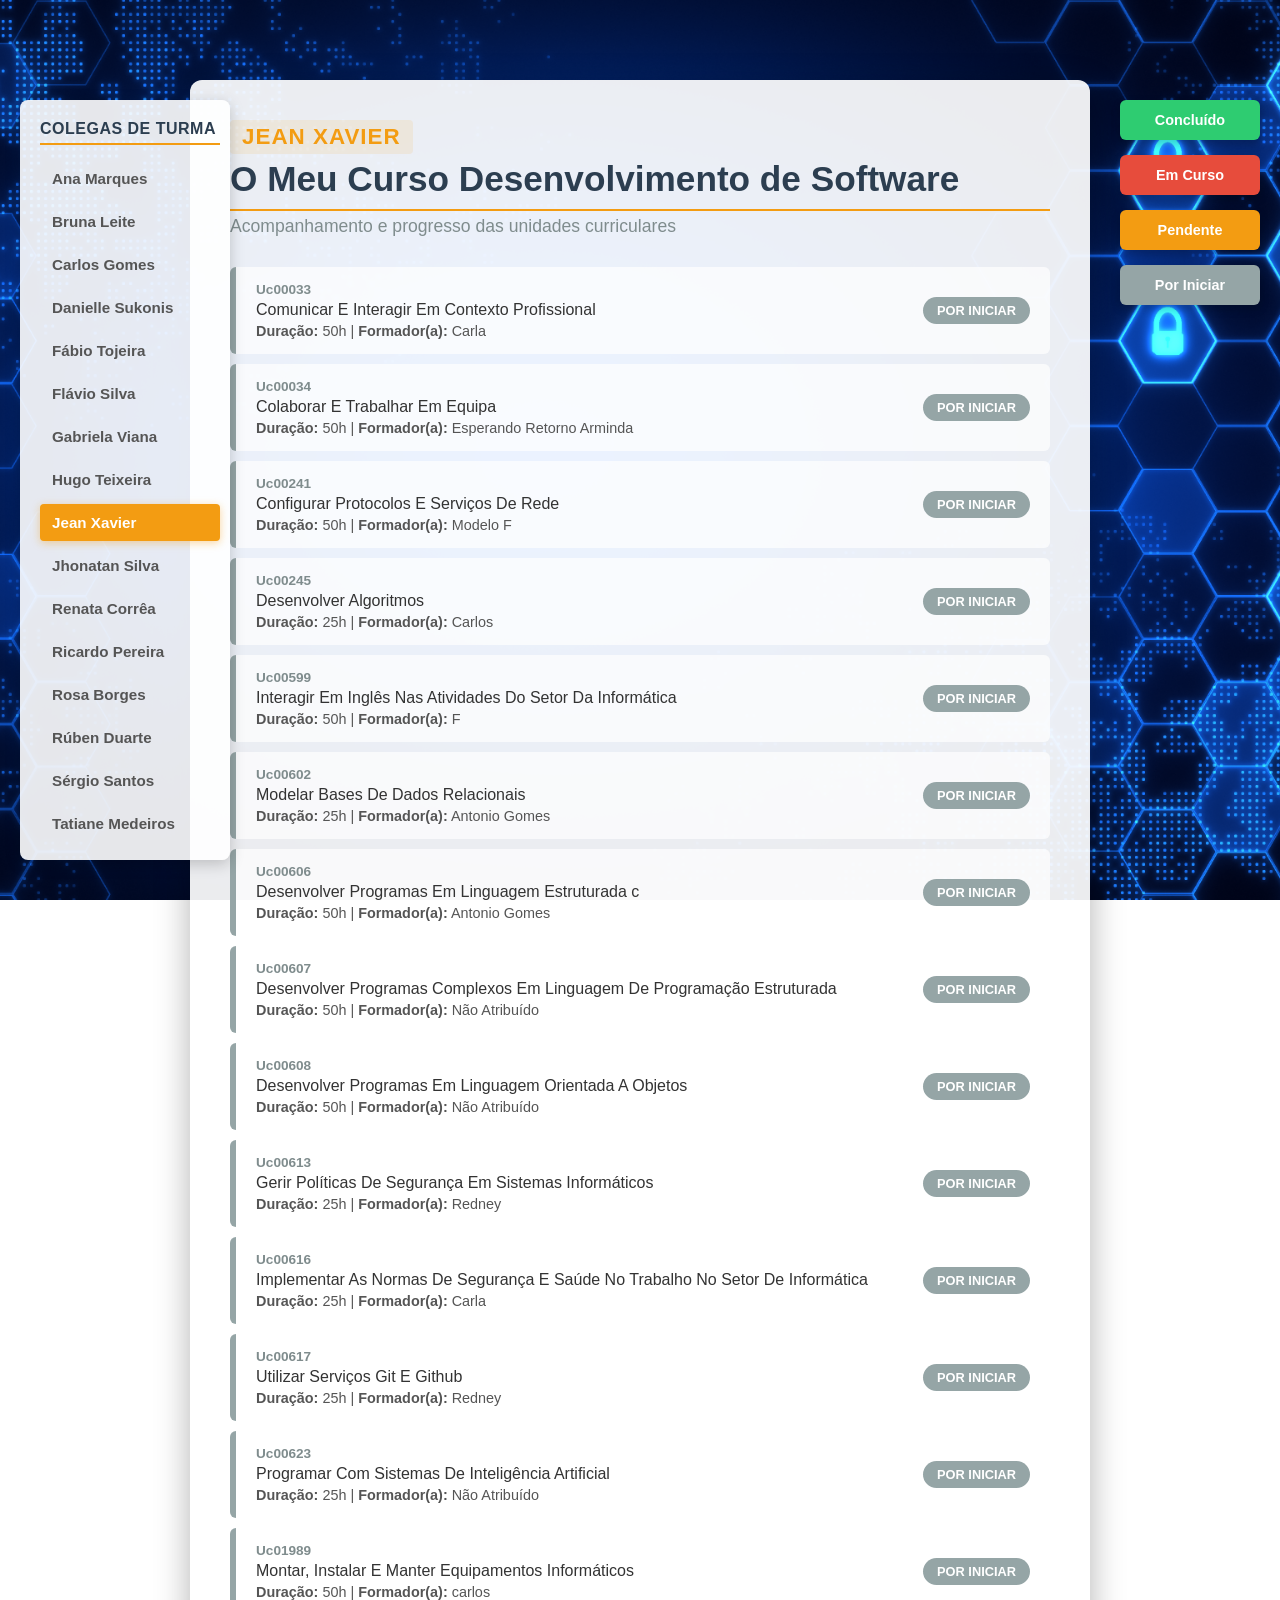
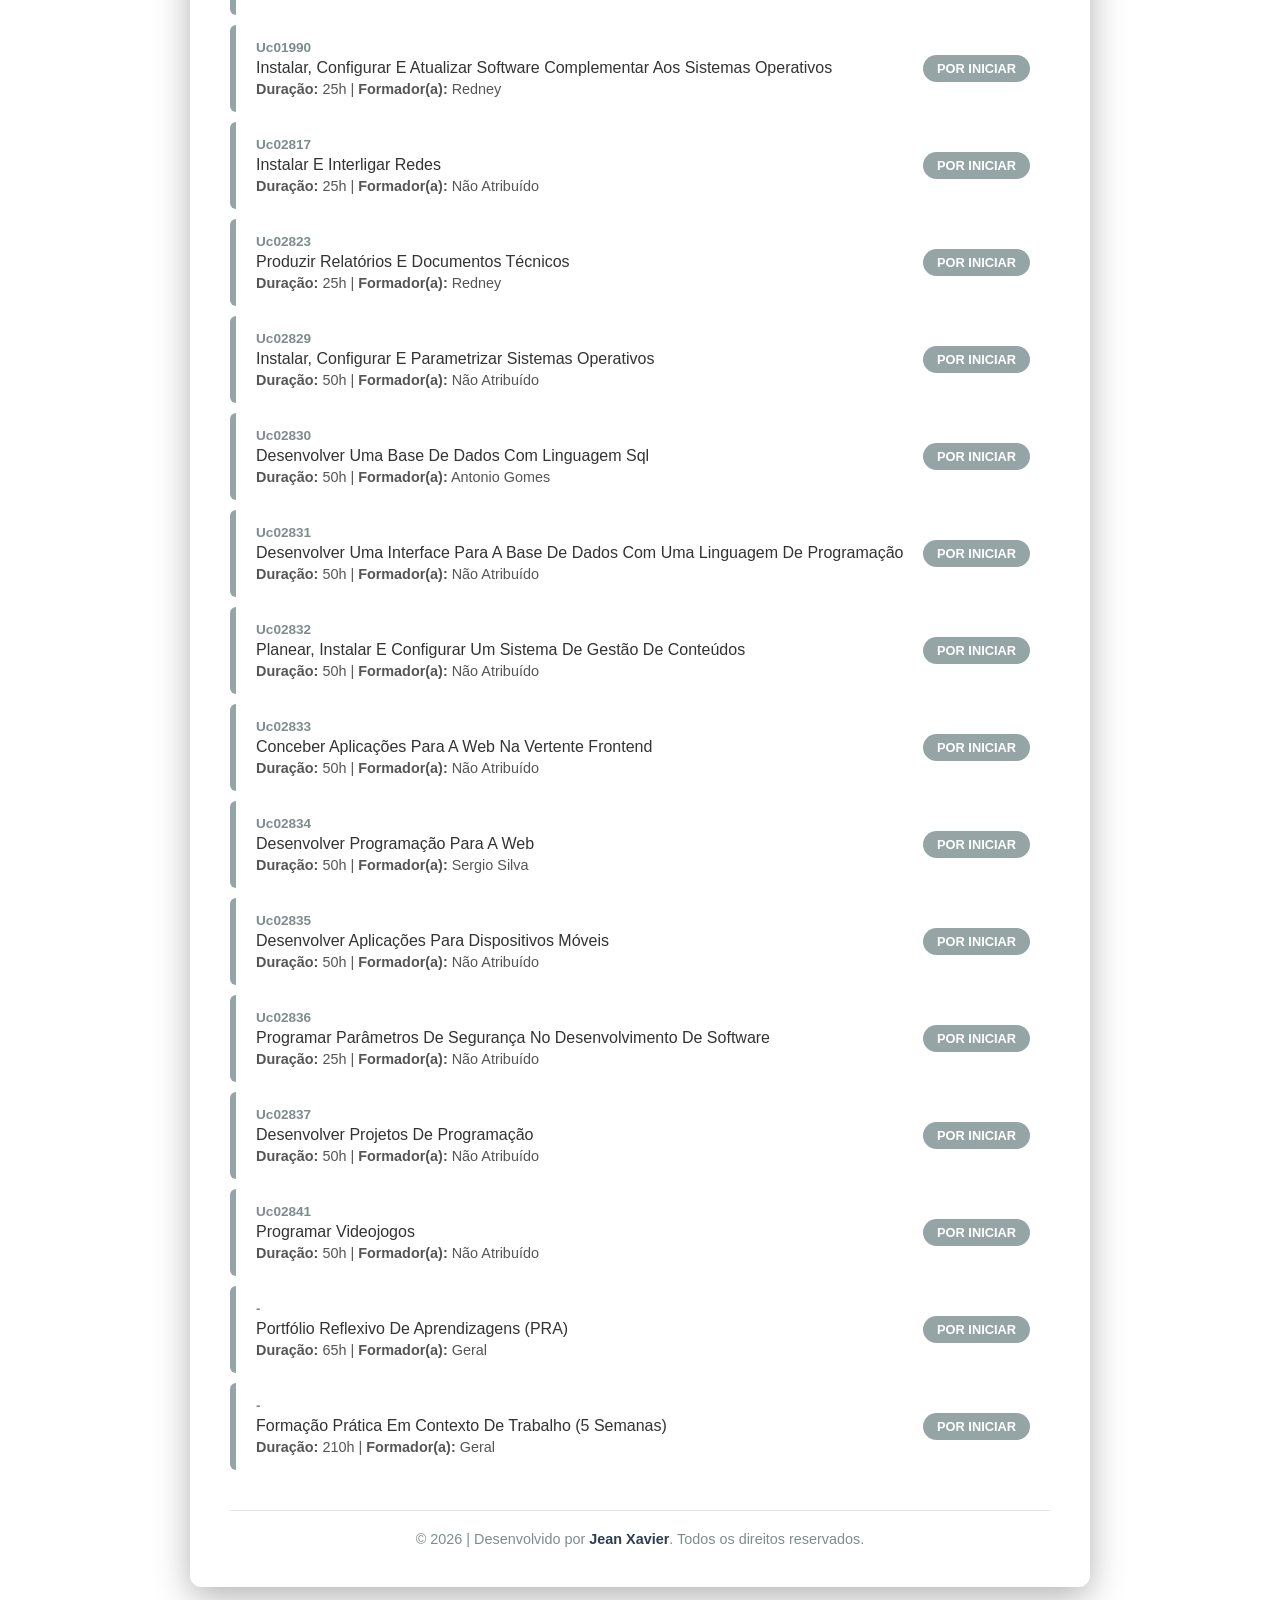
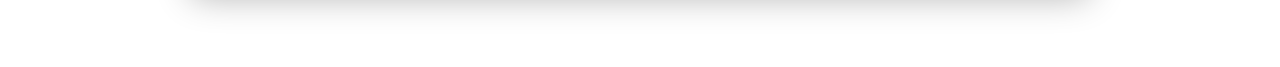
<file: index.html>
<!DOCTYPE html>
<html lang="pt-PT">
<head>
    <meta charset="UTF-8">
    <meta name="viewport" content="width=device-width, initial-scale=1.0">
    <title>O Meu Curso Desenvolvimento de Software</title>
    <!-- Interligação ao ficheiro CSS externo -->
    <link rel="stylesheet" href="estilos.css">
</head>
<body>

     <!-- LISTA DE COLEGAS (Lado Esquerdo) - Lista Atualizada -->
    <div class="painel-colegas-esquerda">
        <h3>Colegas de Turma</h3>
        <ul class="lista-colegas">
            <li class="colega-item" onclick="selecionarAluno(this)">Ana Marques</li>
            <li class="colega-item" onclick="selecionarAluno(this)">Bruna Leite</li>
            <li class="colega-item" onclick="selecionarAluno(this)">Carlos Gomes</li>
            <li class="colega-item" onclick="selecionarAluno(this)">Danielle Sukonis</li>
            <li class="colega-item" onclick="selecionarAluno(this)">Fábio Tojeira</li>
            <li class="colega-item" onclick="selecionarAluno(this)">Flávio Silva</li>
            <li class="colega-item" onclick="selecionarAluno(this)">Gabriela Viana</li>
            <li class="colega-item" onclick="selecionarAluno(this)">Hugo Teixeira</li>
            <li class="colega-item active" onclick="selecionarAluno(this)">Jean Xavier</li>
            <li class="colega-item" onclick="selecionarAluno(this)">Jhonatan Silva</li>
            <li class="colega-item" onclick="selecionarAluno(this)">Renata Corrêa</li>
            <li class="colega-item" onclick="selecionarAluno(this)">Ricardo Pereira</li>
            <li class="colega-item" onclick="selecionarAluno(this)">Rosa Borges</li>
            <li class="colega-item" onclick="selecionarAluno(this)">Rúben Duarte</li>
            <li class="colega-item" onclick="selecionarAluno(this)">Sérgio Santos</li>
            <li class="colega-item" onclick="selecionarAluno(this)">Tatiane Medeiros</li>
        </ul>
    </div>
    <!-- Legendes Laterais (Fixas) - Lado Direito -->
    <div class="painel-botoes-direita">
        <button class="btn-status btn-verde">Concluído</button>
        <button class="btn-status btn-azul">Em Curso</button>
        <button class="btn-status btn-laranja">Pendente</button>
        <button class="btn-status btn-cinza">Por Iniciar</button>
    </div>

    <!-- Contentor com tamanho flexível que cresce automaticamente -->
    <div class="container-curso" style="height: auto; min-height: 400px; overflow: visible;">
        
        <!-- NOME DO ALUNO SELECIONADO NO TOPO -->
        <div id="aluno-topo-destaque" class="aluno-topo-nome">Jean Xavier</div>

        <h1>O Meu Curso Desenvolvimento de Software</h1>
        <p class="subtitulo">Acompanhamento e progresso das unidades curriculares</p>

        <!-- ABERTURA DA LISTA -->
        <ul class="lista-materias">

                  <!-- A caixa das matérias foi reduzida a apenas 1 linha de código! -->
        <ul class="lista-materias" id="lista-dinamica"></ul>

                <!-- Rodapé do Projeto -->

        <footer class="footer-curso">
            <p>&copy; <span id="ano-atual">2026</span> | Desenvolvido por <strong>Jean Xavier</strong>. Todos os direitos reservados.</p>
        </footer>
    </div> <!-- FECHO DA DIV CONTAINER-CURSO -->
    
    <!-- Painel Push de Seleção Flutuante -->
    <div id="modalStatus" class="modal-background" onclick="fecharSeletor(event)">
        <div class="modal-content">
            <h3>Alterar Estado da Matéria</h3>
            <div class="modal-botoes">
                <button class="btn-status btn-verde" onclick="atualizarStatus('concluido', 'Concluído')">Concluído</button>
                <button class="btn-status btn-azul" onclick="atualizarStatus('andamento', 'Em Curso')">Em Curso</button>
                <button class="btn-status btn-laranja" onclick="atualizarStatus('pendente', 'Pendente')">Pendente</button>
                <button class="btn-status btn-cinza" onclick="atualizarStatus('por-iniciar', 'Por Iniciar')">Por Iniciar</button>
            </div>
        </div>
    </div>

    <!-- JavaScript Avançado com suporte a múltiplos Alunos -->
        <script>
        document.getElementById('ano-atual').innerText = new Date().getFullYear();

        // 1. O SEU BANCO DE DADOS COMPACTADO COM AS 29 MATÉRIAS
        const ucs = [
            { id: "uc00033", cod: "Uc00033", nome: "Comunicar E Interagir Em Contexto Profissional", horas: "50h", formador: "Carla" },
            { id: "uc00034", cod: "Uc00034", nome: "Colaborar E Trabalhar Em Equipa", horas: "50h", formador: "Esperando Retorno Arminda" },
            { id: "uc00241", cod: "Uc00241", nome: "Configurar Protocolos E Serviços De Rede", horas: "50h", formador: "Modelo F" },
            { id: "uc00245", cod: "Uc00245", nome: "Desenvolver Algoritmos", horas: "25h", formador: "Carlos" },
            { id: "uc00599", cod: "Uc00599", nome: "Interagir Em Inglês Nas Atividades Do Setor Da Informática", horas: "50h", formador: "F" },
            { id: "uc00602", cod: "Uc00602", nome: "Modelar Bases De Dados Relacionais", horas: "25h", formador: "Antonio Gomes" },
            { id: "uc00606", cod: "Uc00606", nome: "Desenvolver Programas Em Linguagem Estruturada c", horas: "50h", formador: "Antonio Gomes" },
            { id: "uc00607", cod: "Uc00607", nome: "Desenvolver Programas Complexos Em Linguagem De Programação Estruturada", horas: "50h", formador: "Não Atribuído" },
            { id: "uc00608", cod: "Uc00608", nome: "Desenvolver Programas Em Linguagem Orientada A Objetos", horas: "50h", formador: "Não Atribuído" },
            { id: "uc00613", cod: "Uc00613", nome: "Gerir Políticas De Segurança Em Sistemas Informáticos", horas: "25h", formador: "Redney" },
            { id: "uc00616", cod: "Uc00616", nome: "Implementar As Normas De Segurança E Saúde No Trabalho No Setor De Informática", horas: "25h", formador: "Carla" },
            { id: "uc00617", cod: "Uc00617", nome: "Utilizar Serviços Git E Github", horas: "25h", formador: "Redney" },
            { id: "uc00623", cod: "Uc00623", nome: "Programar Com Sistemas De Inteligência Artificial", horas: "25h", formador: "Não Atribuído" },
            { id: "uc01989", cod: "Uc01989", nome: "Montar, Instalar E Manter Equipamentos Informáticos", horas: "50h", formador: "carlos" },
            { id: "uc01990", cod: "Uc01990", nome: "Instalar, Configurar E Atualizar Software Complementar Aos Sistemas Operativos", horas: "25h", formador: "Redney" },
            { id: "uc02817", cod: "Uc02817", nome: "Instalar E Interligar Redes", horas: "25h", formador: "Não Atribuído" },
            { id: "uc02823", cod: "Uc02823", nome: "Produzir Relatórios E Documentos Técnicos", horas: "25h", formador: "Redney" },
            { id: "uc02829", cod: "Uc02829", nome: "Instalar, Configurar E Parametrizar Sistemas Operativos", horas: "50h", formador: "Não Atribuído" },
            { id: "uc02830", cod: "Uc02830", nome: "Desenvolver Uma Base De Dados Com Linguagem Sql", horas: "50h", formador: "Antonio Gomes" },
            { id: "uc02831", cod: "Uc02831", nome: "Desenvolver Uma Interface Para A Base De Dados Com Uma Linguagem De Programação", horas: "50h", formador: "Não Atribuído" },
            { id: "uc02832", cod: "Uc02832", nome: "Planear, Instalar E Configurar Um Sistema De Gestão De Conteúdos", horas: "50h", formador: "Não Atribuído" },
            { id: "uc02833", cod: "Uc02833", nome: "Conceber Aplicações Para A Web Na Vertente Frontend", horas: "50h", formador: "Não Atribuído" },
            { id: "uc02834", cod: "Uc02834", nome: "Desenvolver Programação Para A Web", horas: "50h", formador: "Sergio Silva" },
            { id: "uc02835", cod: "Uc02835", nome: "Desenvolver Aplicações Para Dispositivos Móveis", horas: "50h", formador: "Não Atribuído" },
            { id: "uc02836", cod: "Uc02836", nome: "Programar Parâmetros De Segurança No Desenvolvimento De Software", horas: "25h", formador: "Não Atribuído" },
            { id: "uc02837", cod: "Uc02837", nome: "Desenvolver Projetos De Programação", horas: "50h", formador: "Não Atribuído" },
            { id: "uc02841", cod: "Uc02841", nome: "Programar Videojogos", horas: "50h", formador: "Não Atribuído" },
            { id: "pra", cod: "-", nome: "Portfólio Reflexivo De Aprendizagens (PRA)", horas: "65h", formador: "Geral" },
            { id: "estagio", cod: "-", nome: "Formação Prática Em Contexto De Trabalho (5 Semanas)", horas: "210h", formador: "Geral" }
        ];

        let elementoSelecionado = null;
        let alunoAtivo = "Jean Xavier";

        // 2. FUNÇÃO QUE DESENHA O HTML SOZINHA COM DATA-ID E CORES SALVAS
        function desenharMaterias() {
            const container = document.getElementById('lista-dinamica');
            container.innerHTML = ""; 

            ucs.forEach(uc => {
                const nomeChave = alunoAtivo.trim();
                const chaveSalvamento = nomeChave + "_" + uc.id;
                const salvo = JSON.parse(localStorage.getItem(chaveSalvamento)) || { classe: "por-iniciar", texto: "Por Iniciar" };

                const li = document.createElement('li');
                li.className = `materia-item ${salvo.classe}`;
                li.setAttribute('data-id', uc.id);
                li.onclick = () => abrirSeletor(li);

                li.innerHTML = `
                    <div class="materia-detalhes">
                        <span class="materia-codigo">${uc.cod}</span>
                        <span class="materia-name">${uc.nome}</span>
                        <span class="materia-info-extra"><strong>Duração:</strong> ${uc.horas} | <strong>Formador(a):</strong> ${uc.formador}</span>
                    </div>
                    <span class="badge-status">${salvo.texto}</span>
                `;
                container.appendChild(li);
            });
        }

        function selecionarAluno(elemento) {
            document.querySelectorAll('.colega-item').forEach(item => item.classList.remove('active'));
            elemento.classList.add('active');

            alunoAtivo = elemento.innerText.trim();
            document.getElementById('aluno-topo-destaque').innerText = alunoAtivo;

            desenharMaterias(); // Recarrega com as cores do aluno selecionado
        }

        window.addEventListener('DOMContentLoaded', () => {
            desenharMaterias();
        });

        function abrirSeletor(elemento) {
            elementoSelecionado = elemento;
            document.getElementById('modalStatus').classList.add('active');
        }

        function fecharSeletor(event) {
            if (!event || event.target.id === 'modalStatus') {
                document.getElementById('modalStatus').classList.remove('active');
                elementoSelecionado = null;
            }
        }

        function atualizarStatus(classeStatus, textoBadge) {
            if (elementoSelecionado) {
                elementoSelecionado.className = "materia-item " + classeStatus;
                const badge = elementoSelecionado.querySelector('.badge-status');
                if (badge) { badge.innerText = textoBadge; }

                const idMateria = elementoSelecionado.getAttribute('data-id');
                if (idMateria) {
                    const nomeChave = alunoAtivo.trim();
                    const chaveSalvamento = nomeChave + "_" + idMateria;
                    const dadosParaGuardar = { classe: classeStatus, texto: textoBadge };
                    localStorage.setItem(chaveSalvamento, JSON.stringify(dadosParaGuardar));
                }
                fecharSeletor(null);
            }
        }
    </script>
</body>
</html>
</file>
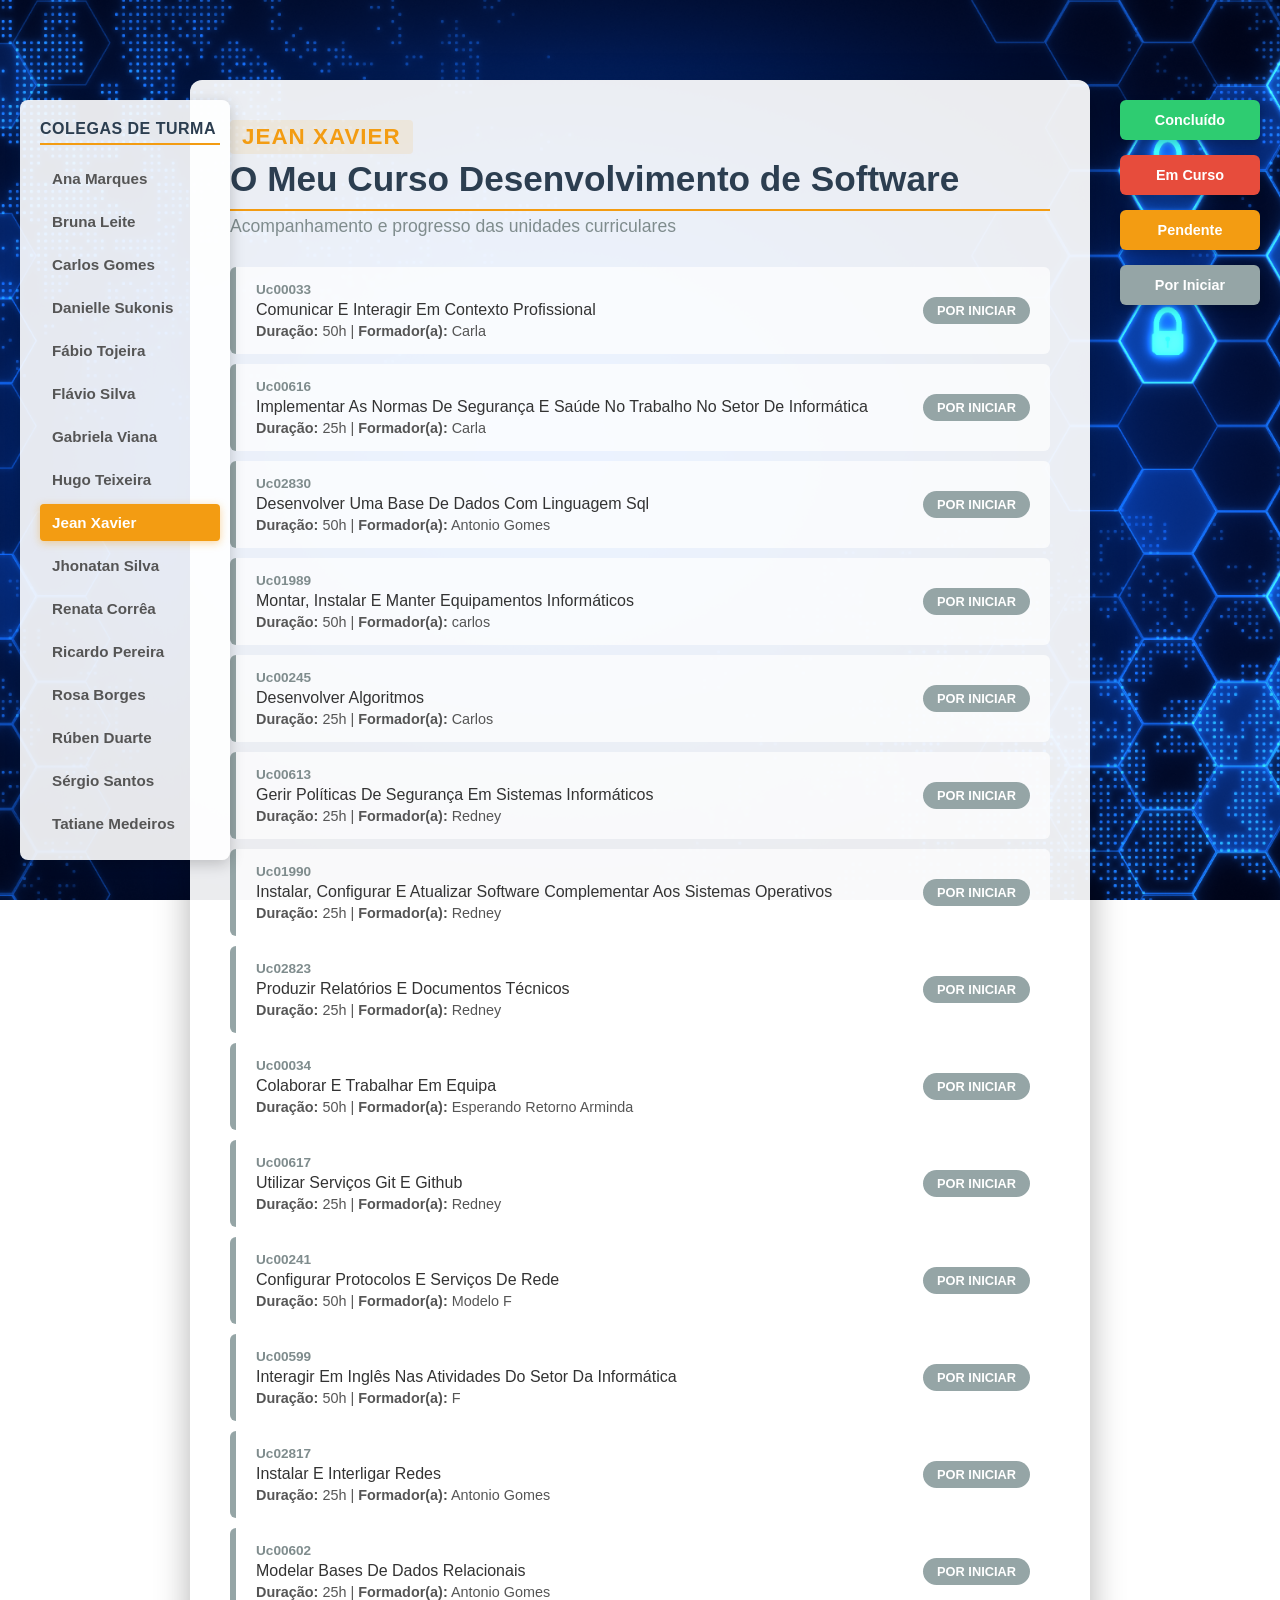
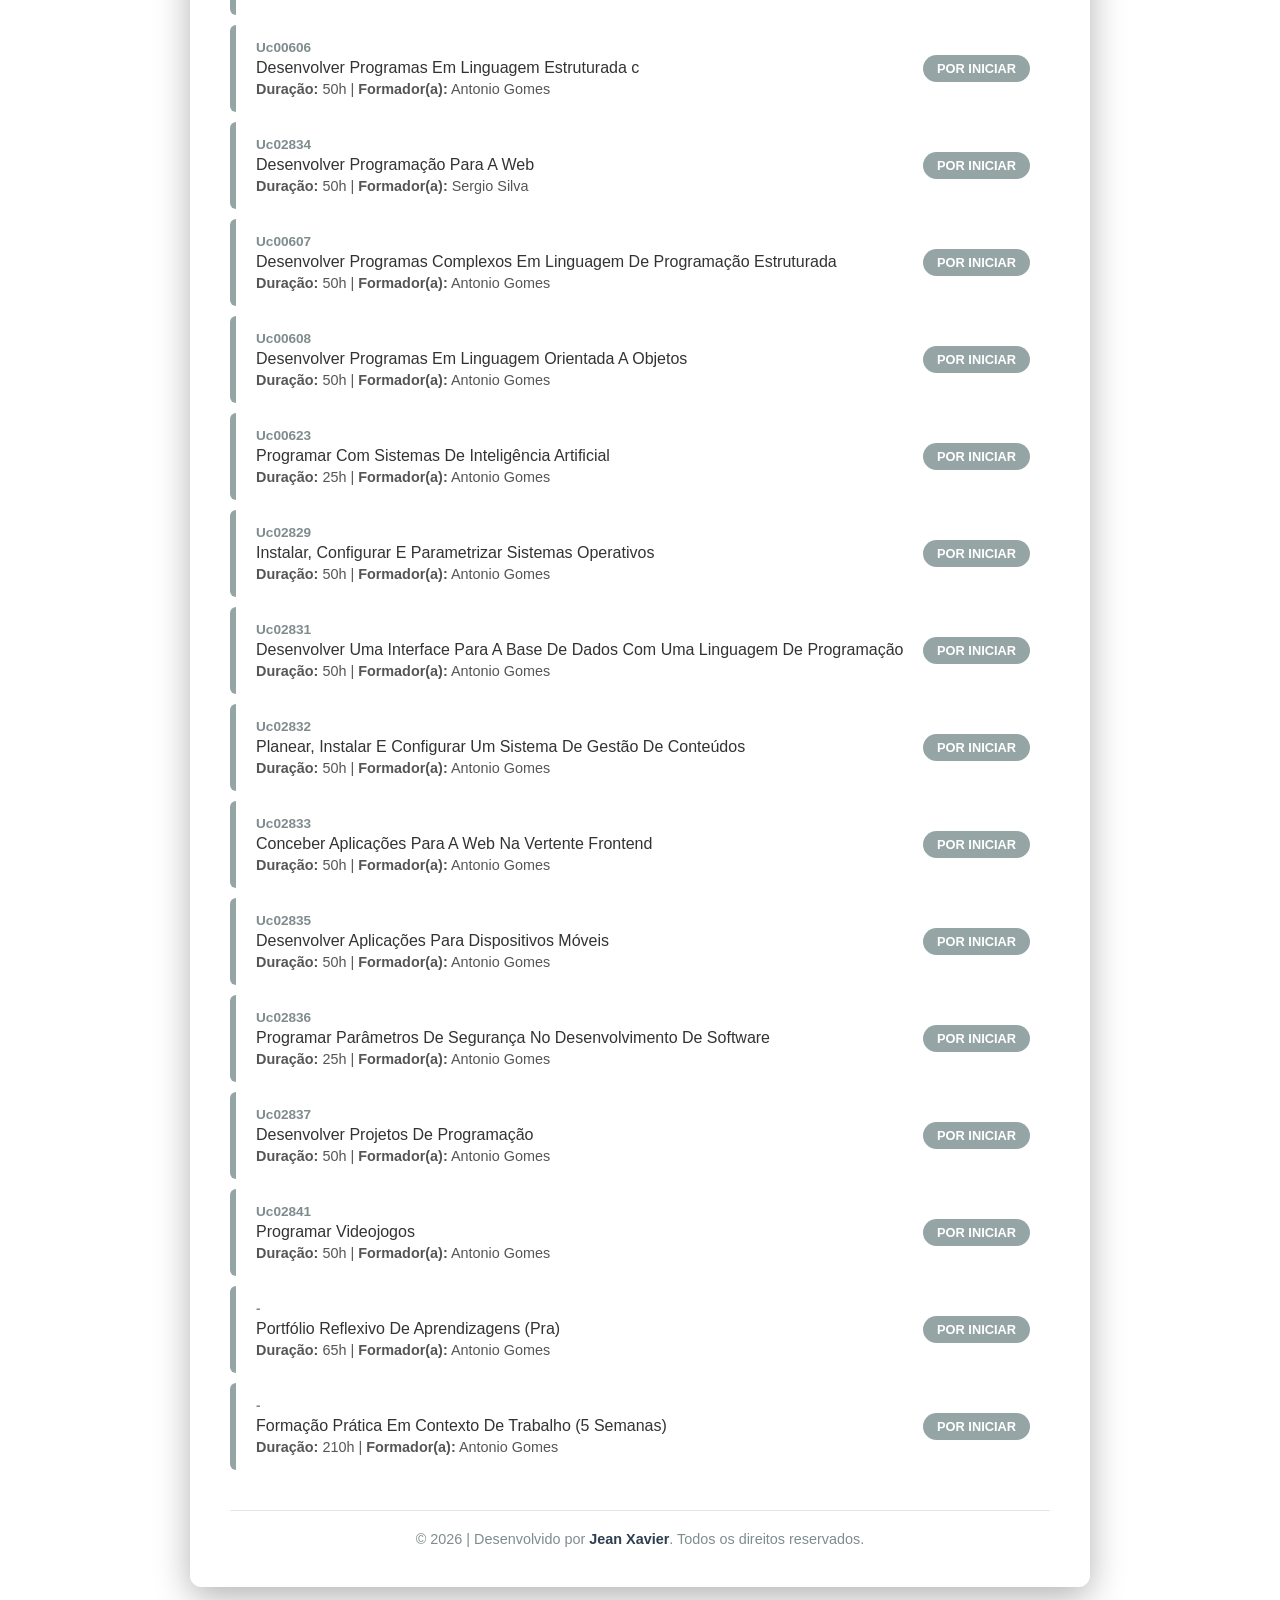
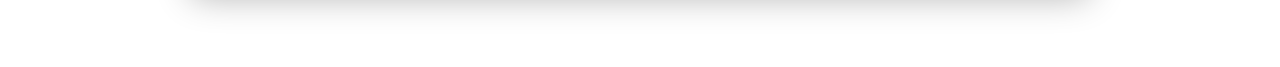
<file: minhasucs.html>
<!DOCTYPE html>
<html lang="pt-PT">
<head>
    <meta charset="UTF-8">
    <meta name="viewport" content="width=device-width, initial-scale=1.0">
    <title>O Meu Curso Desenvolvimento de Software</title>
    <!-- Interligação ao ficheiro CSS externo -->
    <link rel="stylesheet" href="estilos.css">
</head>
<body>

     <!-- LISTA DE COLEGAS (Lado Esquerdo) - Lista Atualizada -->
    <div class="painel-colegas-esquerda">
        <h3>Colegas de Turma</h3>
        <ul class="lista-colegas">
            <li class="colega-item" onclick="selecionarAluno(this)">Ana Marques</li>
            <li class="colega-item" onclick="selecionarAluno(this)">Bruna Leite</li>
            <li class="colega-item" onclick="selecionarAluno(this)">Carlos Gomes</li>
            <li class="colega-item" onclick="selecionarAluno(this)">Danielle Sukonis</li>
            <li class="colega-item" onclick="selecionarAluno(this)">Fábio Tojeira</li>
            <li class="colega-item" onclick="selecionarAluno(this)">Flávio Silva</li>
            <li class="colega-item" onclick="selecionarAluno(this)">Gabriela Viana</li>
            <li class="colega-item" onclick="selecionarAluno(this)">Hugo Teixeira</li>
            <li class="colega-item active" onclick="selecionarAluno(this)">Jean Xavier</li>
            <li class="colega-item" onclick="selecionarAluno(this)">Jhonatan Silva</li>
            <li class="colega-item" onclick="selecionarAluno(this)">Renata Corrêa</li>
            <li class="colega-item" onclick="selecionarAluno(this)">Ricardo Pereira</li>
            <li class="colega-item" onclick="selecionarAluno(this)">Rosa Borges</li>
            <li class="colega-item" onclick="selecionarAluno(this)">Rúben Duarte</li>
            <li class="colega-item" onclick="selecionarAluno(this)">Sérgio Santos</li>
            <li class="colega-item" onclick="selecionarAluno(this)">Tatiane Medeiros</li>
        </ul>
    </div>
    <!-- Legendes Laterais (Fixas) - Lado Direito -->
    <div class="painel-botoes-direita">
        <button class="btn-status btn-verde">Concluído</button>
        <button class="btn-status btn-azul">Em Curso</button>
        <button class="btn-status btn-laranja">Pendente</button>
        <button class="btn-status btn-cinza">Por Iniciar</button>
    </div>

    <!-- Contentor com tamanho flexível que cresce automaticamente -->
    <div class="container-curso" style="height: auto; min-height: 400px; overflow: visible;">
        
        <!-- NOME DO ALUNO SELECIONADO NO TOPO -->
        <div id="aluno-topo-destaque" class="aluno-topo-nome">Jean Xavier</div>

        <h1>O Meu Curso Desenvolvimento de Software</h1>
        <p class="subtitulo">Acompanhamento e progresso das unidades curriculares</p>

        <!-- ABERTURA DA LISTA -->
        <ul class="lista-materias">

           <!-- Matéria 1 -->
            <li class="materia-item" onclick="abrirSeletor(this)">
                <div class="materia-detalhes">
                    <span class="materia-codigo">Uc00033</span>
                    <span class="materia-name">Comunicar E Interagir Em Contexto Profissional</span>
                    <span class="materia-info-extra"><strong>Duração:</strong> 50h | <strong>Formador(a):</strong> Carla</span>
                </div>
                <span class="badge-status">Pendente</span>
            </li>

<!-- Matéria 2 -->
            <li class="materia-item" onclick="abrirSeletor(this)">
                <div class="materia-detalhes">
                    <span class="materia-codigo">Uc00616</span>
                    <span class="materia-name">Implementar As Normas De Segurança E Saúde No Trabalho No Setor De Informática</span>
                    <span class="materia-info-extra"><strong>Duração:</strong> 25h | <strong>Formador(a):</strong> Carla</span>
                </div>
                <span class="badge-status">Pendente</span>
            </li>

<!-- Matéria 3 -->
            <li class="materia-item" onclick="abrirSeletor(this)">
                <div class="materia-detalhes">
                    <span class="materia-codigo">Uc02830</span>
                    <span class="materia-name">Desenvolver Uma Base De Dados Com Linguagem Sql</span>
                    <span class="materia-info-extra"><strong>Duração:</strong> 50h | <strong>Formador(a):</strong> Antonio Gomes</span>
                </div>
                <span class="badge-status">Pendente</span>
            </li>

<!-- Matéria 4 -->
            <li class="materia-item" onclick="abrirSeletor(this)">
                <div class="materia-detalhes">
                    <span class="materia-codigo">Uc01989</span>
                    <span class="materia-name">Montar, Instalar E Manter Equipamentos Informáticos</span>
                    <span class="materia-info-extra"><strong>Duração:</strong> 50h | <strong>Formador(a):</strong> carlos</span>
                </div>
                <span class="badge-status">Pendente</span>
            </li>

<!-- Matéria 5 -->
            <li class="materia-item" onclick="abrirSeletor(this)">
                <div class="materia-detalhes">
                    <span class="materia-codigo">Uc00245</span>
                    <span class="materia-name">Desenvolver Algoritmos</span>
                    <span class="materia-info-extra"><strong>Duração:</strong> 25h | <strong>Formador(a):</strong> Carlos</span>
                </div>
                <span class="badge-status">Pendente</span>
            </li>

            <!-- Matéria 6 -->
            <li class="materia-item" onclick="abrirSeletor(this)">
                <div class="materia-detalhes">
                    <span class="materia-codigo">Uc00613</span>
                    <span class="materia-name">Gerir Políticas De Segurança Em Sistemas Informáticos</span>
                    <span class="materia-info-extra"><strong>Duração:</strong> 25h | <strong>Formador(a):</strong> Redney</span>
                </div>
                <span class="badge-status">Pendente</span>
            </li>

<!-- Matéria 7 -->
            <li class="materia-item" onclick="abrirSeletor(this)">
                <div class="materia-detalhes">
                    <span class="materia-codigo">Uc01990</span>
                    <span class="materia-name">Instalar, Configurar E Atualizar Software Complementar Aos Sistemas Operativos</span>
                    <span class="materia-info-extra"><strong>Duração:</strong> 25h | <strong>Formador(a):</strong> Redney</span>
                </div>
                <span class="badge-status">Pendente</span>
            </li>

<!-- Matéria 8 -->
            <li class="materia-item" onclick="abrirSeletor(this)">
                <div class="materia-detalhes">
                    <span class="materia-codigo">Uc02823</span>
                    <span class="materia-name">Produzir Relatórios E Documentos Técnicos</span>
                    <span class="materia-info-extra"><strong>Duração:</strong> 25h | <strong>Formador(a):</strong> Redney</span>
                </div>
                <span class="badge-status">Pendente</span>
            </li>

<!-- Matéria 9 -->
            <li class="materia-item" onclick="abrirSeletor(this)">
                <div class="materia-detalhes">
                    <span class="materia-codigo">Uc00034</span>
                    <span class="materia-name">Colaborar E Trabalhar Em Equipa</span>
                    <span class="materia-info-extra"><strong>Duração:</strong> 50h | <strong>Formador(a):</strong> Esperando Retorno Arminda</span>
                </div>
                <span class="badge-status">Pendente</span>
            </li>

<!-- Matéria 10 -->
            <li class="materia-item" onclick="abrirSeletor(this)">
                <div class="materia-detalhes">
                    <span class="materia-codigo">Uc00617</span>
                    <span class="materia-name">Utilizar Serviços Git E Github</span>
                    <span class="materia-info-extra"><strong>Duração:</strong> 25h | <strong>Formador(a):</strong> Redney</span>
                </div>
                <span class="badge-status">Pendente</span>
            </li>

            <!-- Matéria 11 -->
            <li class="materia-item" onclick="abrirSeletor(this)">
                <div class="materia-detalhes">
                    <span class="materia-codigo">Uc00241</span>
                    <span class="materia-name">Configurar Protocolos E Serviços De Rede</span>
                    <span class="materia-info-extra"><strong>Duração:</strong> 50h | <strong>Formador(a):</strong> Modelo F</span>
                </div>
                <span class="badge-status">Pendente</span>
            </li>

<!-- Matéria 12 -->
            <li class="materia-item" onclick="abrirSeletor(this)">
                <div class="materia-detalhes">
                    <span class="materia-codigo">Uc00599</span>
                    <span class="materia-name">Interagir Em Inglês Nas Atividades Do Setor Da Informática</span>
                    <span class="materia-info-extra"><strong>Duração:</strong> 50h | <strong>Formador(a):</strong> F</span>
                </div>
                <span class="badge-status">Pendente</span>
            </li>

<!-- Matéria 13 -->
            <li class="materia-item" onclick="abrirSeletor(this)">
                <div class="materia-detalhes">
                    <span class="materia-codigo">Uc02817</span>
                    <span class="materia-name">Instalar E Interligar Redes</span>
                    <span class="materia-info-extra"><strong>Duração:</strong> 25h | <strong>Formador(a):</strong> Antonio Gomes</span>
                </div>
                <span class="badge-status">Pendente</span>
            </li>

<!-- Matéria 14 -->
            <li class="materia-item" onclick="abrirSeletor(this)">
                <div class="materia-detalhes">
                    <span class="materia-codigo">Uc00602</span>
                    <span class="materia-name">Modelar Bases De Dados Relacionais</span>
                    <span class="materia-info-extra"><strong>Duração:</strong> 25h | <strong>Formador(a):</strong> Antonio Gomes</span>
                </div>
                <span class="badge-status">Pendente</span>
            </li>

<!-- Matéria 15 -->
            <li class="materia-item" onclick="abrirSeletor(this)">
                <div class="materia-detalhes">
                    <span class="materia-codigo">Uc00606</span>
                    <span class="materia-name">Desenvolver Programas Em Linguagem Estruturada c</span>
                    <span class="materia-info-extra"><strong>Duração:</strong> 50h | <strong>Formador(a):</strong> Antonio Gomes</span>
                </div>
                <span class="badge-status">Pendente</span>
            </li>

<!-- Matéria 16 -->
            <li class="materia-item" onclick="abrirSeletor(this)">
                <div class="materia-detalhes">
                    <span class="materia-codigo">Uc02834</span>
                    <span class="materia-name">Desenvolver Programação Para A Web</span>
                    <span class="materia-info-extra"><strong>Duração:</strong> 50h | <strong>Formador(a):</strong> Sergio Silva</span>
                </div>
                <span class="badge-status">Pendente</span>
            </li>

<!-- Matéria 17 -->
            <li class="materia-item" onclick="abrirSeletor(this)">
                <div class="materia-detalhes">
                    <span class="materia-codigo">Uc00607</span>
                    <span class="materia-name">Desenvolver Programas Complexos Em Linguagem De Programação Estruturada</span>
                    <span class="materia-info-extra"><strong>Duração:</strong> 50h | <strong>Formador(a):</strong> Antonio Gomes</span>
                </div>
                <span class="badge-status">Pendente</span>
            </li>

<!-- Matéria 18 -->
            <li class="materia-item" onclick="abrirSeletor(this)">
                <div class="materia-detalhes">
                    <span class="materia-codigo">Uc00608</span>
                    <span class="materia-name">Desenvolver Programas Em Linguagem Orientada A Objetos</span>
                    <span class="materia-info-extra"><strong>Duração:</strong> 50h | <strong>Formador(a):</strong> Antonio Gomes</span>
                </div>
                <span class="badge-status">Pendente</span>
            </li>

<!-- Matéria 19 -->
            <li class="materia-item" onclick="abrirSeletor(this)">
                <div class="materia-detalhes">
                    <span class="materia-codigo">Uc00623</span>
                    <span class="materia-name">Programar Com Sistemas De Inteligência Artificial</span>
                    <span class="materia-info-extra"><strong>Duração:</strong> 25h | <strong>Formador(a):</strong> Antonio Gomes</span>
                </div>
                <span class="badge-status">Pendente</span>
            </li>

<!-- Matéria 20 -->
            <li class="materia-item" onclick="abrirSeletor(this)">
                <div class="materia-detalhes">
                    <span class="materia-codigo">Uc02829</span>
                    <span class="materia-name">Instalar, Configurar E Parametrizar Sistemas Operativos</span>
                    <span class="materia-info-extra"><strong>Duração:</strong> 50h | <strong>Formador(a):</strong> Antonio Gomes</span>
                </div>
                <span class="badge-status">Pendente</span>
            </li>

<!-- Matéria 21 -->
            <li class="materia-item" onclick="abrirSeletor(this)">
                <div class="materia-detalhes">
                    <span class="materia-codigo">Uc02831</span>
                    <span class="materia-name">Desenvolver Uma Interface Para A Base De Dados Com Uma Linguagem De Programação</span>
                    <span class="materia-info-extra"><strong>Duração:</strong> 50h | <strong>Formador(a):</strong> Antonio Gomes</span>
                </div>
                <span class="badge-status">Pendente</span>
            </li>

<!-- Matéria 22 -->
            <li class="materia-item" onclick="abrirSeletor(this)">
                <div class="materia-detalhes">
                    <span class="materia-codigo">Uc02832</span>
                    <span class="materia-name">Planear, Instalar E Configurar Um Sistema De Gestão De Conteúdos</span>
                    <span class="materia-info-extra"><strong>Duração:</strong> 50h | <strong>Formador(a):</strong> Antonio Gomes</span>
                </div>
                <span class="badge-status">Pendente</span>
            </li>

<!-- Matéria 23 -->
            <li class="materia-item" onclick="abrirSeletor(this)">
                <div class="materia-detalhes">
                    <span class="materia-codigo">Uc02833</span>
                    <span class="materia-name">Conceber Aplicações Para A Web Na Vertente Frontend</span>
                    <span class="materia-info-extra"><strong>Duração:</strong> 50h | <strong>Formador(a):</strong> Antonio Gomes</span>
                </div>
                <span class="badge-status">Pendente</span>
            </li>

<!-- Matéria 24 -->
            <li class="materia-item" onclick="abrirSeletor(this)">
                <div class="materia-detalhes">
                    <span class="materia-codigo">Uc02835</span>
                    <span class="materia-name">Desenvolver Aplicações Para Dispositivos Móveis</span>
                    <span class="materia-info-extra"><strong>Duração:</strong> 50h | <strong>Formador(a):</strong> Antonio Gomes</span>
                </div>
                <span class="badge-status">Pendente</span>
            </li>

<!-- Matéria 25 -->
            <li class="materia-item" onclick="abrirSeletor(this)">
                <div class="materia-detalhes">
                    <span class="materia-codigo">Uc02836</span>
                    <span class="materia-name">Programar Parâmetros De Segurança No Desenvolvimento De Software</span>
                    <span class="materia-info-extra"><strong>Duração:</strong> 25h | <strong>Formador(a):</strong> Antonio Gomes</span>
                </div>
                <span class="badge-status">Pendente</span>
            </li>
<!-- Matéria 26 -->
            <li class="materia-item" onclick="abrirSeletor(this)">
                <div class="materia-detalhes">
                    <span class="materia-codigo">Uc02837</span>
                    <span class="materia-name">Desenvolver Projetos De Programação</span>
                    <span class="materia-info-extra"><strong>Duração:</strong> 50h | <strong>Formador(a):</strong> Antonio Gomes</span>
                </div>
                <span class="badge-status">Pendente</span>
            </li>

<!-- Matéria 27 -->
            <li class="materia-item" onclick="abrirSeletor(this)">
                <div class="materia-detalhes">
                    <span class="materia-codigo">Uc02841</span>
                    <span class="materia-name">Programar Videojogos</span>
                    <span class="materia-info-extra"><strong>Duração:</strong> 50h | <strong>Formador(a):</strong> Antonio Gomes</span>
                </div>
                <span class="badge-status">Pendente</span>
            </li>

<!-- Matéria 28 -->
            <li class="materia-item" onclick="abrirSeletor(this)">
                <div class="materia-detalhes">
                    <span class="materia-codigo">-</span>
                    <span class="materia-name">Portfólio Reflexivo De Aprendizagens (Pra)</span>
                    <span class="materia-info-extra"><strong>Duração:</strong> 65h | <strong>Formador(a):</strong> Antonio Gomes</span>
                </div>
                <span class="badge-status">Pendente</span>
            </li>

<!-- Matéria 29 -->
            <li class="materia-item" onclick="abrirSeletor(this)">
                <div class="materia-detalhes">
                    <span class="materia-codigo">-</span>
                    <span class="materia-name">Formação Prática Em Contexto De Trabalho (5 Semanas)</span>
                    <span class="materia-info-extra"><strong>Duração:</strong> 210h | <strong>Formador(a):</strong> Antonio Gomes</span>
                </div>
                <span class="badge-status">Pendente</span>
            </li>
            <!-- PODE COLAR AS RESTANTES MATÉRIAS EXATAMENTE AQUI -->

        </ul> <!-- FECHO DA LISTA -->
        <!-- Rodapé do Projeto -->

        <footer class="footer-curso">
            <p>&copy; <span id="ano-atual">2026</span> | Desenvolvido por <strong>Jean Xavier</strong>. Todos os direitos reservados.</p>
        </footer>
    </div> <!-- FECHO DA DIV CONTAINER-CURSO -->
    
    <!-- Painel Push de Seleção Flutuante -->
    <div id="modalStatus" class="modal-background" onclick="fecharSeletor(event)">
        <div class="modal-content">
            <h3>Alterar Estado da Matéria</h3>
            <div class="modal-botoes">
                <button class="btn-status btn-verde" onclick="atualizarStatus('concluido', 'Concluído')">Concluído</button>
                <button class="btn-status btn-azul" onclick="atualizarStatus('andamento', 'Em Curso')">Em Curso</button>
                <button class="btn-status btn-laranja" onclick="atualizarStatus('pendente', 'Pendente')">Pendente</button>
                <button class="btn-status btn-cinza" onclick="atualizarStatus('por-iniciar', 'Por Iniciar')">Por Iniciar</button>
            </div>
        </div>
    </div>

    <!-- JavaScript Avançado com suporte a múltiplos Alunos -->
    <script>
        document.getElementById('ano-atual').innerText = new Date().getFullYear();

        let elementoSelecionado = null;
        let alunoAtivo = "Jean Xavier";

        // 1. SINCRONIZAÇÃO E CORREÇÃO DE LEITURA DO LOCALSTORAGE
        function carregarEstadosAluno() {
            document.querySelectorAll('.materia-item').forEach(materia => {
                const idMateria = materia.getAttribute('data-id');
                const nomeChave = alunoAtivo.trim();
                const chaveSalvamento = nomeChave + "_" + idMateria;
                const estadoGuardado = localStorage.getItem(chaveSalvamento);

                if (estadoGuardado) {
                    const dados = JSON.parse(estadoGuardado);
                    materia.className = "materia-item " + dados.classe;
                    const badge = materia.querySelector('.badge-status');
                    if (badge) { badge.innerText = dados.texto; }
                } else {
                    materia.className = "materia-item por-iniciar";
                    const badge = materia.querySelector('.badge-status');
                    if (badge) { badge.innerText = "Por Iniciar"; }
                }
            });
        }

        // 2. NORMALIZAÇÃO DE CHAVES (.trim()) AO SELECIONAR COLEGAS
        function selecionarAluno(elemento) {
            document.querySelectorAll('.colega-item').forEach(item => item.classList.remove('active'));
            elemento.classList.add('active');

            alunoAtivo = elemento.innerText.trim();
            document.getElementById('aluno-topo-destaque').innerText = alunoAtivo;

            carregarEstadosAluno();
        }

        window.addEventListener('DOMContentLoaded', () => {
            carregarEstadosAluno();
        });

        function abrirSeletor(elemento) {
            elementoSelecionado = elemento;
            document.getElementById('modalStatus').classList.add('active');
        }

        function fecharSeletor(event) {
            if (!event || event.target.id === 'modalStatus') {
                document.getElementById('modalStatus').classList.remove('active');
                elementoSelecionado = null;
            }
        }

        function atualizarStatus(classeStatus, textoBadge) {
            if (elementoSelecionado) {
                elementoSelecionado.className = "materia-item " + classeStatus;
                const badge = elementoSelecionado.querySelector('.badge-status');
                if (badge) { badge.innerText = textoBadge; }

                const idMateria = elementoSelecionado.getAttribute('data-id');
                if (idMateria) {
                    const nomeChave = alunoAtivo.trim();
                    const chaveSalvamento = nomeChave + "_" + idMateria;
                    const dadosParaGuardar = { classe: classeStatus, texto: textoBadge };
                    localStorage.setItem(chaveSalvamento, JSON.stringify(dadosParaGuardar));
                }
                fecharSeletor(null);
            }
        }
    </script>
</body>
</html>
</file>
<file: estilos.css>
/* ==========================================================================
   CAMPO IDENTIFICADO PARA ADICIONAR A FOTO DE FUNDO
   Substitua o link dentro de url('...') pela imagem que desejar
   ========================================================================== */
body {
    background-image: url('fundo.png'); 
    background-attachment: fixed;          
    background-size: cover;                  
    background-position: center;         
    background-repeat: no-repeat;
    font-family: Arial, sans-serif;
    color: #333333;
    min-height: 100vh;
    padding: 40px 20px;
    margin: 0;
    box-sizing: border-box;
}

* {
    box-sizing: border-box;
    padding: 0;
    margin: 0;
}

.container-curso {
    max-width: 900px;
    margin: 40px auto;
    background: rgba(255, 255, 255, 0.92); 
    padding: 40px;
    border-radius: 12px;
    box-shadow: 0 10px 35px rgba(0,0,0,0.3); 
    position: relative;
}

h1 {
    color: #2c3e50;
    margin-bottom: 5px;
    font-size: 2.2rem;
    border-bottom: 2px solid #f39c12;
    padding-bottom: 10px;
}

.subtitulo {
    font-size: 1.1rem;
    color: #7f8c8d;
    margin-bottom: 30px;
}

.lista-materias {
    list-style: none;
}

.materia-item {
    display: flex;
    justify-content: space-between;
    align-items: center;
    padding: 15px 20px;
    margin-bottom: 10px;
    background: rgba(255, 255, 255, 0.7);
    border-radius: 6px;
    border-left: 6px solid #bdc3c7;
    transition: all 0.25s ease;
    cursor: pointer;
}

.materia-item:hover {
    background: #ffffff;
    transform: translateX(8px);
    box-shadow: 0 4px 15px rgba(0,0,0,0.12);
}

.materia-detalhes {
    display: flex;
    flex-direction: column;
    gap: 4px;
}

.materia-codigo {
    font-size: 0.85rem;
    font-weight: bold;
    color: #7f8c8d;
}

.materia-nome {
    font-size: 1.15rem;
    font-weight: bold;
    color: #2c3e50;
    transition: all 0.2s ease;
}

.materia-info-extra {
    font-size: 0.9rem;
    color: #555555;
}

/* ==========================================================================
   CONFIGURAÇÃO DOS ESTADOS E CORES ATUALIZADAS
   ========================================================================== */
   
/* 1. Concluído: Verde e Riscado */
.materia-item.concluido { border-left-color: #2ecc71; }
.materia-item.concluido .materia-nome {
    color: #2ecc71;
    text-decoration: line-through;
    opacity: 0.75;
}
.materia-item.concluido .badge-status { background-color: #2ecc71; }

/* 2. Em Curso: Vermelho */
.materia-item.andamento { border-left-color: #e74c3c; }
.materia-item.andamento .badge-status { background-color: #e74c3c; }

/* 3. Pendente: Laranja */
.materia-item.pendente { border-left-color: #f39c12; }
.materia-item.pendente .badge-status { background-color: #f39c12; }

/* 4. Por Iniciar / Cancelar: Cinza */
.materia-item.por-iniciar { border-left-color: #95a5a6; }
.materia-item.por-iniciar .badge-status { background-color: #95a5a6; }

.badge-status {
    padding: 6px 14px;
    border-radius: 20px;
    color: white;
    font-size: 0.8rem;
    font-weight: bold;
    text-transform: uppercase;
    white-space: nowrap;
}

/* BOTOES FIXOS NA LATERAL DIREITA */
.painel-botoes-direita {
    position: fixed;
    top: 100px;
    right: 20px;
    display: flex;
    flex-direction: column;
    gap: 15px;
    z-index: 1000;
}

.btn-status {
    width: 140px;
    padding: 12px;
    border: none;
    border-radius: 6px;
    color: white;
    font-weight: bold;
    font-size: 0.9rem;
    cursor: pointer;
    box-shadow: 0 4px 10px rgba(0,0,0,0.2);
    transition: transform 0.2s ease, box-shadow 0.2s ease;
    text-align: center;
}

.btn-status:hover {
    transform: scale(1.05);
    box-shadow: 0 6px 15px rgba(0,0,0,0.3);
}

.btn-verde { background-color: #2ecc71; }
.btn-azul { background-color: #e74c3c; } /* Mudado para Vermelho na lateral */
.btn-laranja { background-color: #f39c12; }
.btn-cinza { background-color: #95a5a6; }

/* MODAL / POPUP FLUTUANTE (PUSH SELECTION) */
.modal-background {
    position: fixed;
    top: 0;
    left: 0;
    width: 100%;
    height: 100%;
    background: rgba(0, 0, 0, 0.5);
    display: flex;
    justify-content: center;
    align-items: center;
    z-index: 2000;
    opacity: 0;
    pointer-events: none;
    transition: opacity 0.3s ease;
}

.modal-background.active {
    opacity: 1;
    pointer-events: auto;
}

.modal-content {
    background: white;
    padding: 30px;
    border-radius: 12px;
    text-align: center;
    box-shadow: 0 10px 30px rgba(0,0,0,0.3);
    max-width: 350px;
    width: 100%;
    transform: scale(0.8);
    transition: transform 0.3s ease;
}

.modal-background.active .modal-content { transform: scale(1); }
.modal-content h3 { margin-bottom: 20px; color: #2c3e50; font-size: 1.2rem; }
.modal-botoes { display: flex; flex-direction: column; gap: 12px; align-items: center; }
.modal-botoes .btn-status { width: 100%; }

.footer-curso {
    text-align: center;
    margin-top: 40px;
    padding-top: 20px;
    border-top: 1px solid rgba(0, 0, 0, 0.1);
    font-size: 0.9rem;
    color: #7f8c8d;
}
.footer-curso strong {
    color: #2c3e50;
}

@media (max-width: 1200px) {
    .painel-botoes-direita {
        position: static;
        flex-direction: row;
        justify-content: center;
        margin-bottom: 20px;
    }
}
/* ==========================================================================
   NOVOS COMPONENTES: LISTA DE COLEGAS E NOME NO TOPO
   ========================================================================== */

.painel-colegas-esquerda {
    position: fixed;
    top: 100px;
    left: 20px;
    width: 210px;
    background: rgba(255, 255, 255, 0.9);
    padding: 20px;
    border-radius: 8px;
    box-shadow: 0 4px 15px rgba(0,0,0,0.2);
    z-index: 1000;

 /* LINHAS ADICIONADAS PARA ADICIONAR O SCROLL: */
    max-height: calc(100vh - 140px); /* Limita a altura do painel ao tamanho do ecrã */
    overflow-y: auto;                /* Ativa a barra de rolagem vertical quando necessário */
    padding-right: 10px;             /* Cria espaço para a barra de rolagem não cortar as letras */
}
.painel-colegas-esquerda h3 {
    font-size: 1rem;
    color: #2c3e50;
    margin-bottom: 15px;
    border-bottom: 2px solid #f39c12;
    padding-bottom: 5px;
    text-transform: uppercase;
    letter-spacing: 0.5px;
}

.lista-colegas {
    list-style: none;
}

.colega-item {
    padding: 10px 12px;
    margin-bottom: 6px;
    border-radius: 4px;
    cursor: pointer;
    font-weight: bold;
    font-size: 0.95rem;
    color: #555;
    transition: all 0.2s ease;
}

.colega-item:hover {
    background: rgba(243, 156, 18, 0.15);
    color: #f39c12;
    transform: translateX(4px);
}


/* Aluno atualmente selecionado na lista */
.colega-item.active {
    background: #f39c12;
    color: white;
    box-shadow: 0 2px 8px rgba(243, 156, 18, 0.4);
}

/* Texto de destaque no topo (Acima do H1) */
.aluno-topo-nome {
    font-size: 1.4rem;
    font-weight: bold;
    color: #f39c12;
    text-transform: uppercase;
    letter-spacing: 1px;
    margin-bottom: 5px;
    display: inline-block;
    background: rgba(243, 156, 18, 0.1);
    padding: 4px 12px;
    border-radius: 4px;
}

/* Ajuste de margens na caixa central para não sobrepor as barras laterais */
@media (min-width: 1400px) {
    .container-curso {
        margin-left: 260px;
        margin-right: 200px;
    }
}
</file>
